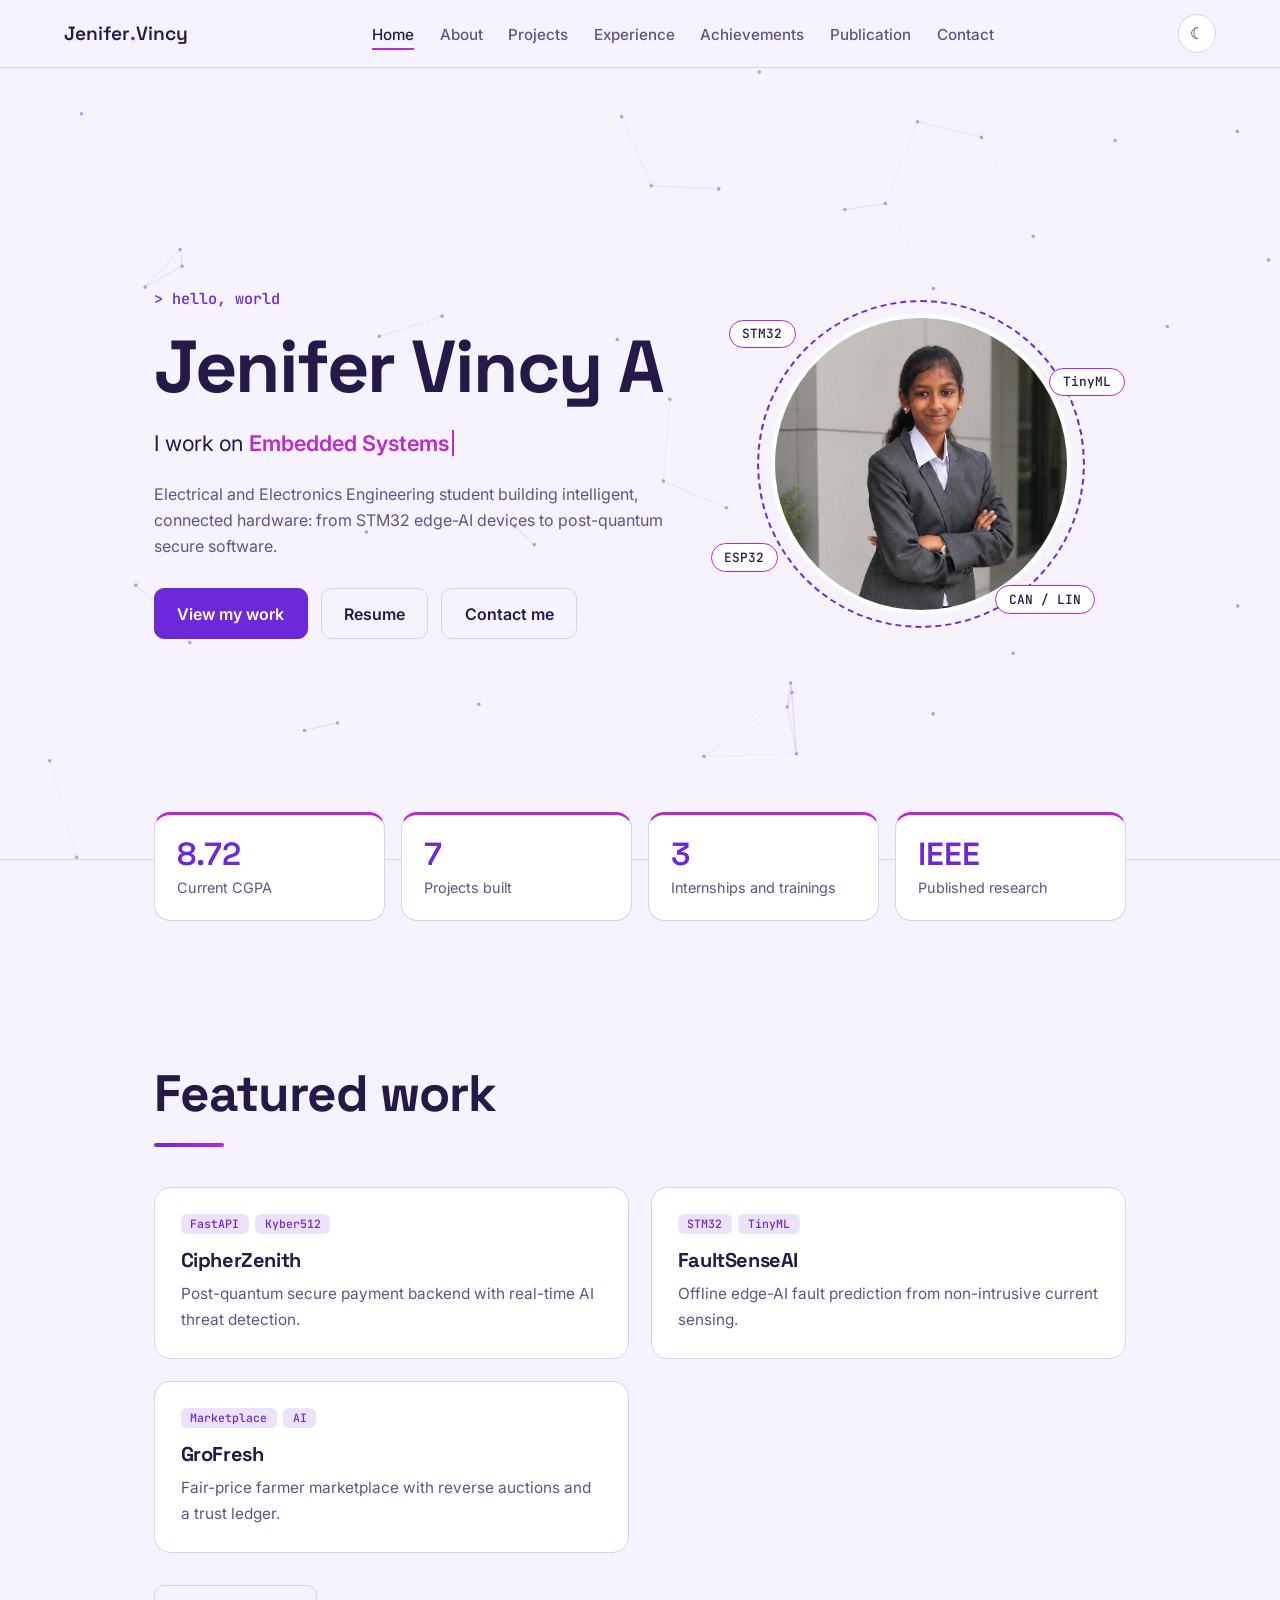
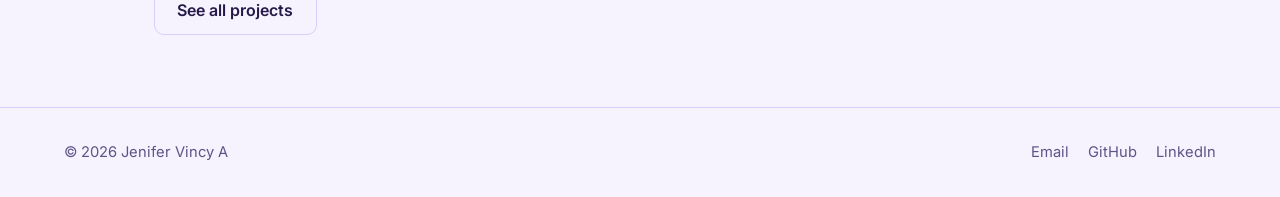
<file: index.html>
<!DOCTYPE html>
<html lang="en"><head><meta charset="UTF-8"><meta name="viewport" content="width=device-width, initial-scale=1.0">
<title>Home | Jenifer Vincy A</title>
<meta name="description" content="Portfolio of Jenifer Vincy A, Embedded Systems and IoT Engineer.">
<link href="https://fonts.googleapis.com/css2?family=Inter:wght@400;500;600&family=Space+Grotesk:wght@500;600;700&family=JetBrains+Mono:wght@500&display=swap" rel="stylesheet">
<link rel="stylesheet" href="css/site.css"></head>
<body data-page="index"><main>
<section class="hero"><canvas id="net"></canvas><div class="wrap">
<div><p class="hello">&gt; hello, world</p><h1>Jenifer Vincy A</h1>
<p class="role">I work on <span id="typed"></span></p>
<p class="lead">Electrical and Electronics Engineering student building intelligent, connected hardware: from STM32 edge-AI devices to post-quantum secure software.</p>
<div class="cta"><a class="btn" href="projects.html">View my work</a><a class="btn ghost" href="https://drive.google.com/drive/folders/1KKAG1Rc6lgLuBXS_N4zpT2oFuyynKj4s" target="_blank">Resume</a><a class="btn ghost" href="contact.html">Contact me</a></div></div>
<div class="portrait"><img src="assets/images/jeni.jpg" alt="Jenifer Vincy A"><span class="chip-f">STM32</span><span class="chip-f">TinyML</span><span class="chip-f">ESP32</span><span class="chip-f">CAN / LIN</span></div></div></section>
<div class="wrap" style="padding-top:0"><div class="stats">
<div class="stat"><b data-count="8.72" data-dec="2">0</b><span>Current CGPA</span></div>
<div class="stat"><b data-count="7">0</b><span>Projects built</span></div>
<div class="stat"><b data-count="3">0</b><span>Internships and trainings</span></div>
<div class="stat"><b>IEEE</b><span>Published research</span></div></div></div>
<div class="wrap"><div class="title"><h1>Featured work</h1></div><div class="grid">
<article class="card"><div class="tags"><span>FastAPI</span><span>Kyber512</span></div><h3>CipherZenith</h3><p>Post-quantum secure payment backend with real-time AI threat detection.</p></article>
<article class="card"><div class="tags"><span>STM32</span><span>TinyML</span></div><h3>FaultSenseAI</h3><p>Offline edge-AI fault prediction from non-intrusive current sensing.</p></article>
<article class="card"><div class="tags"><span>Marketplace</span><span>AI</span></div><h3>GroFresh</h3><p>Fair-price farmer marketplace with reverse auctions and a trust ledger.</p></article></div>
<p style="margin-top:2rem"><a class="btn ghost" href="projects.html">See all projects</a></p></div>
</main><script src="js/site.js"></script></body></html>
</file>
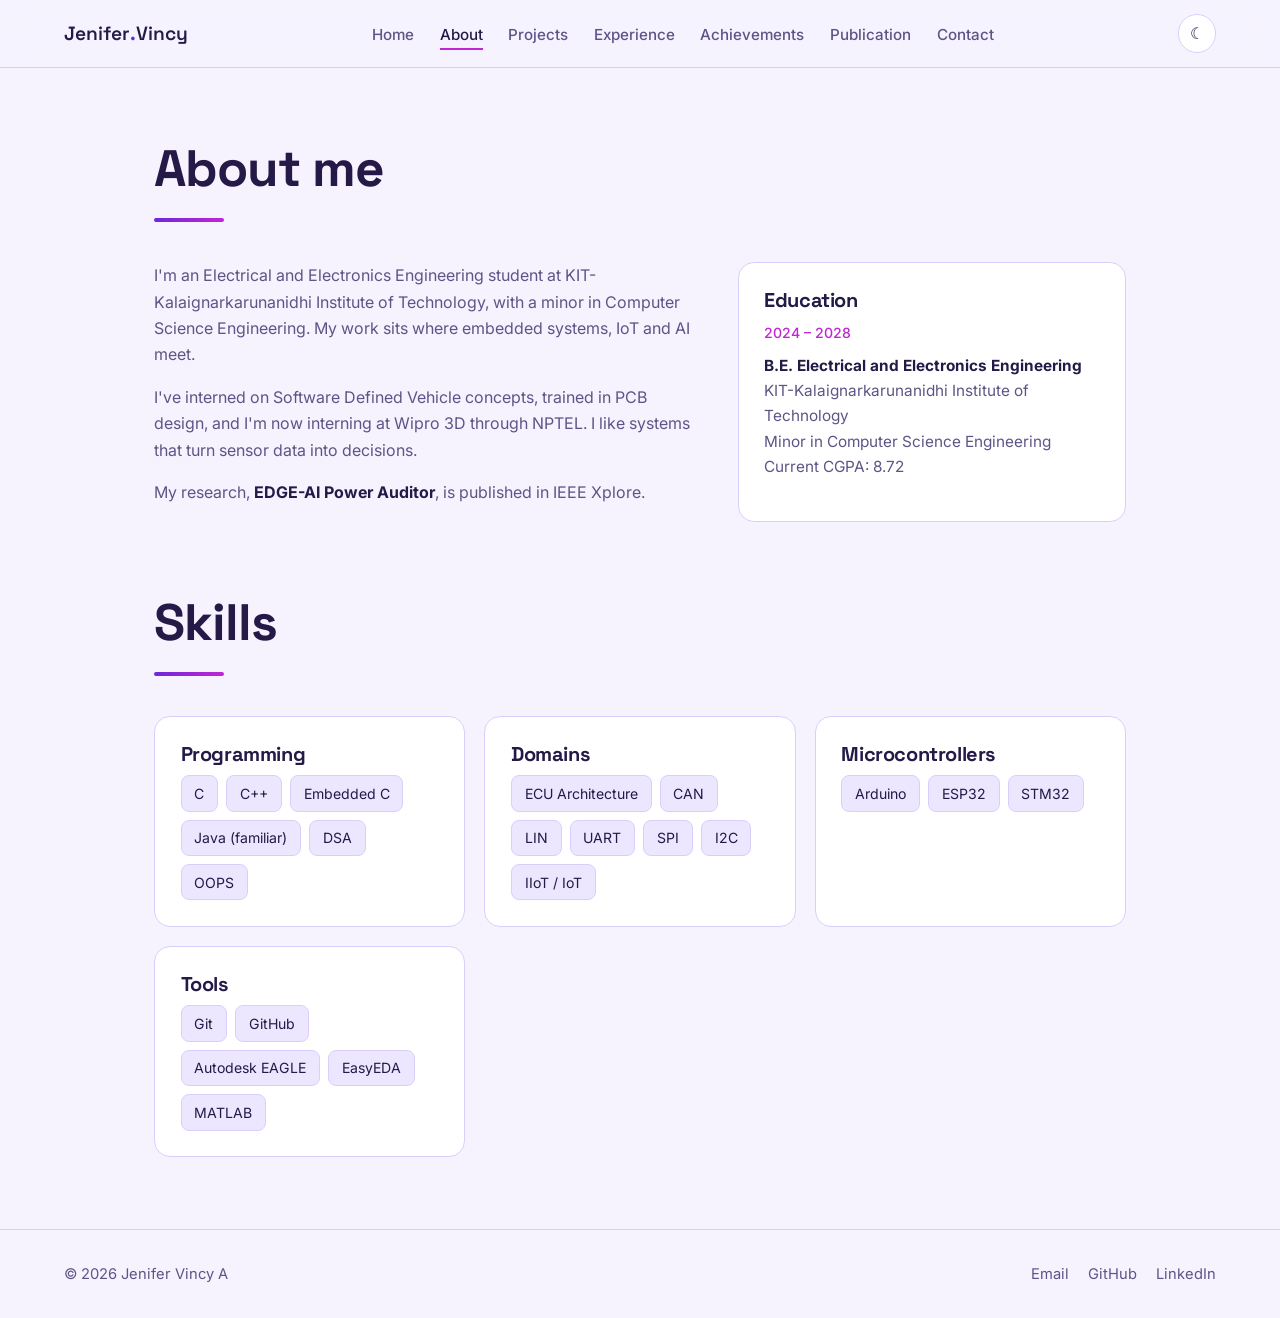
<file: about.html>
<!DOCTYPE html>
<html lang="en"><head><meta charset="UTF-8"><meta name="viewport" content="width=device-width, initial-scale=1.0">
<title>About | Jenifer Vincy A</title>
<meta name="description" content="Portfolio of Jenifer Vincy A, Embedded Systems and IoT Engineer.">
<link href="https://fonts.googleapis.com/css2?family=Inter:wght@400;500;600&family=Space+Grotesk:wght@500;600;700&family=JetBrains+Mono:wght@500&display=swap" rel="stylesheet">
<link rel="stylesheet" href="css/site.css"></head>
<body data-page="about"><main>
<div class="wrap"><div class="title"><h1>About me</h1></div><div class="two"><div>
<p>I'm an Electrical and Electronics Engineering student at KIT-Kalaignarkarunanidhi Institute of Technology, with a minor in Computer Science Engineering. My work sits where embedded systems, IoT and AI meet.</p>
<p>I've interned on Software Defined Vehicle concepts, trained in PCB design, and I'm now interning at Wipro 3D through NPTEL. I like systems that turn sensor data into decisions.</p>
<p>My research, <strong>EDGE-AI Power Auditor</strong>, is published in IEEE Xplore.</p></div>
<div class="card"><h3>Education</h3><span class="meta">2024 – 2028</span><p><strong>B.E. Electrical and Electronics Engineering</strong><br>KIT-Kalaignarkarunanidhi Institute of Technology<br>Minor in Computer Science Engineering<br>Current CGPA: 8.72</p></div></div></div>
<div class="wrap" style="padding-top:0"><div class="title"><h1>Skills</h1></div><div class="skills">
<div class="card"><h3>Programming</h3><div class="chips"><span>C</span><span>C++</span><span>Embedded C</span><span>Java (familiar)</span><span>DSA</span><span>OOPS</span></div></div>
<div class="card"><h3>Domains</h3><div class="chips"><span>ECU Architecture</span><span>CAN</span><span>LIN</span><span>UART</span><span>SPI</span><span>I2C</span><span>IIoT / IoT</span></div></div>
<div class="card"><h3>Microcontrollers</h3><div class="chips"><span>Arduino</span><span>ESP32</span><span>STM32</span></div></div>
<div class="card"><h3>Tools</h3><div class="chips"><span>Git</span><span>GitHub</span><span>Autodesk EAGLE</span><span>EasyEDA</span><span>MATLAB</span></div></div></div></div>
</main><script src="js/site.js"></script></body></html>
</file>
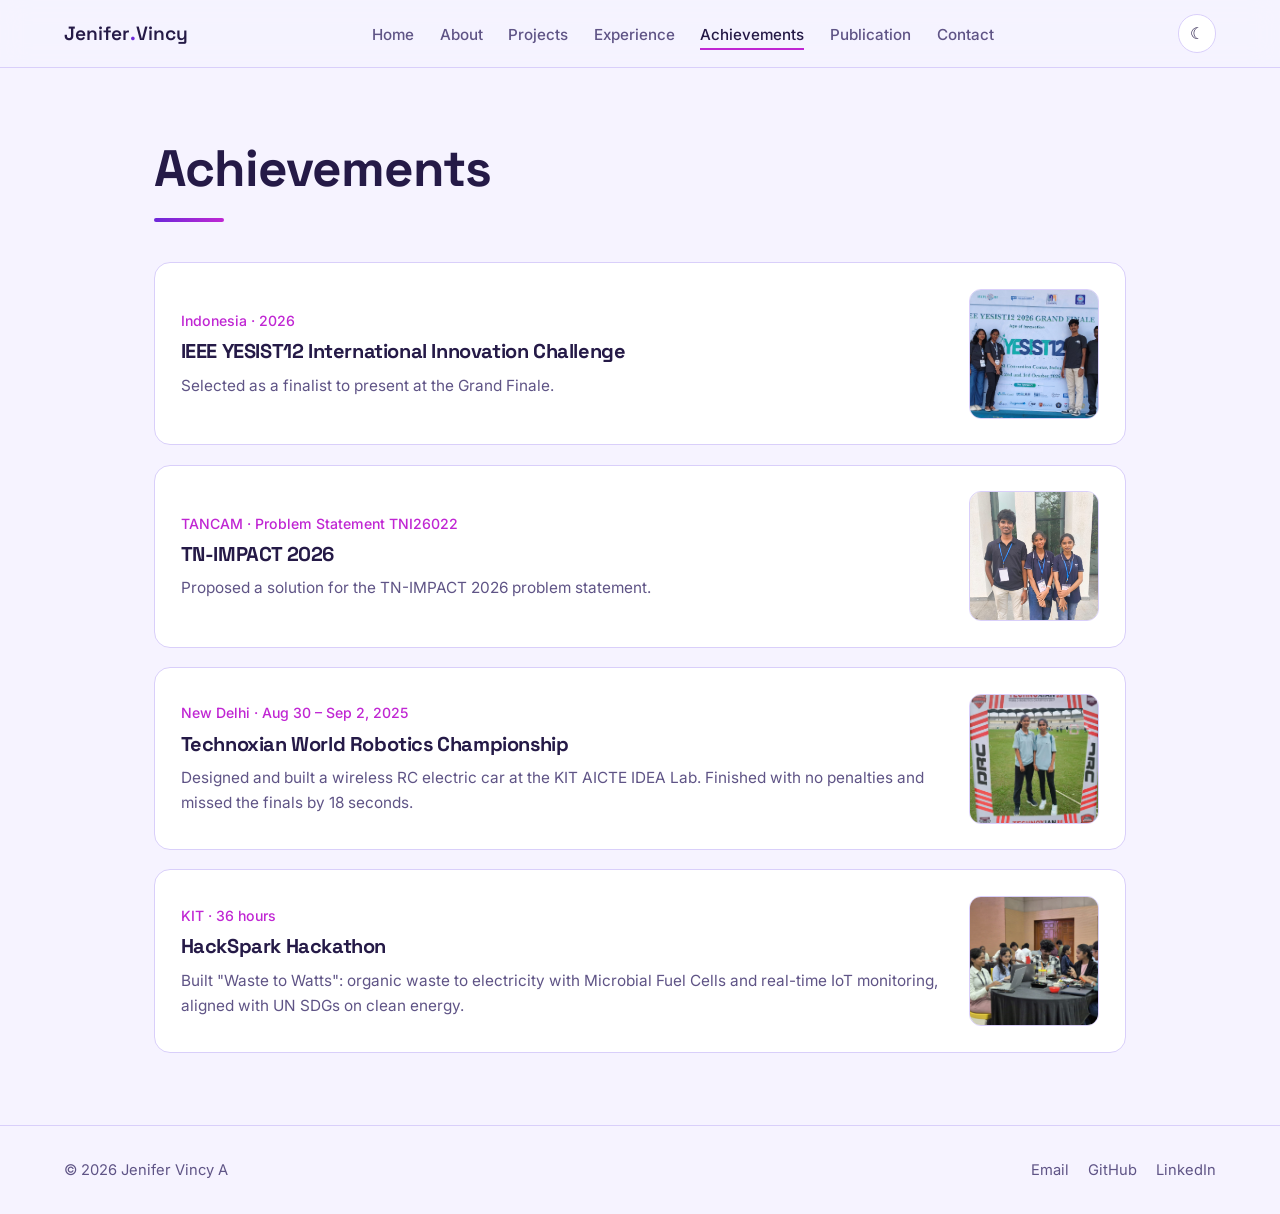
<file: achievements.html>
<!DOCTYPE html>
<html lang="en"><head><meta charset="UTF-8"><meta name="viewport" content="width=device-width, initial-scale=1.0">
<title>Achievements | Jenifer Vincy A</title>
<meta name="description" content="Portfolio of Jenifer Vincy A, Embedded Systems and IoT Engineer.">
<link href="https://fonts.googleapis.com/css2?family=Inter:wght@400;500;600&family=Space+Grotesk:wght@500;600;700&family=JetBrains+Mono:wght@500&display=swap" rel="stylesheet">
<link rel="stylesheet" href="css/site.css"></head>
<body data-page="achievements"><main>
<div class="wrap"><div class="title"><h1>Achievements</h1></div><div class="stack">
<article class="card"><div class="row"><div><span class="meta">Indonesia · 2026</span><h3>IEEE YESIST12 International Innovation Challenge</h3><p>Selected as a finalist to present at the Grand Finale.</p></div><div class="thumb"><img src="assets/images/yesist1.jpeg" alt="IEEE YESIST12" onerror="this.parentElement.remove()"></div></div></article>
<article class="card"><div class="row"><div><span class="meta">TANCAM · Problem Statement TNI26022</span><h3>TN-IMPACT 2026</h3><p>Proposed a solution for the TN-IMPACT 2026 problem statement.</p></div><div class="thumb"><img src="assets/images/tnimpact1.jpeg" alt="TN-IMPACT 2026" onerror="this.parentElement.remove()"></div></div></article>
<article class="card"><div class="row"><div><span class="meta">New Delhi · Aug 30 – Sep 2, 2025</span><h3>Technoxian World Robotics Championship</h3><p>Designed and built a wireless RC electric car at the KIT AICTE IDEA Lab. Finished with no penalties and missed the finals by 18 seconds.</p></div><div class="thumb"><img src="assets/images/delhi1.jpeg" alt="Technoxian team" onerror="this.parentElement.remove()"></div></div></article>
<article class="card"><div class="row"><div><span class="meta">KIT · 36 hours</span><h3>HackSpark Hackathon</h3><p>Built "Waste to Watts": organic waste to electricity with Microbial Fuel Cells and real-time IoT monitoring, aligned with UN SDGs on clean energy.</p></div><div class="thumb"><img src="assets/images/36hrsHackathon1.jpg" alt="HackSpark" onerror="this.parentElement.remove()"></div></div></article>
</div></div>
</main><script src="js/site.js"></script></body></html>
</file>
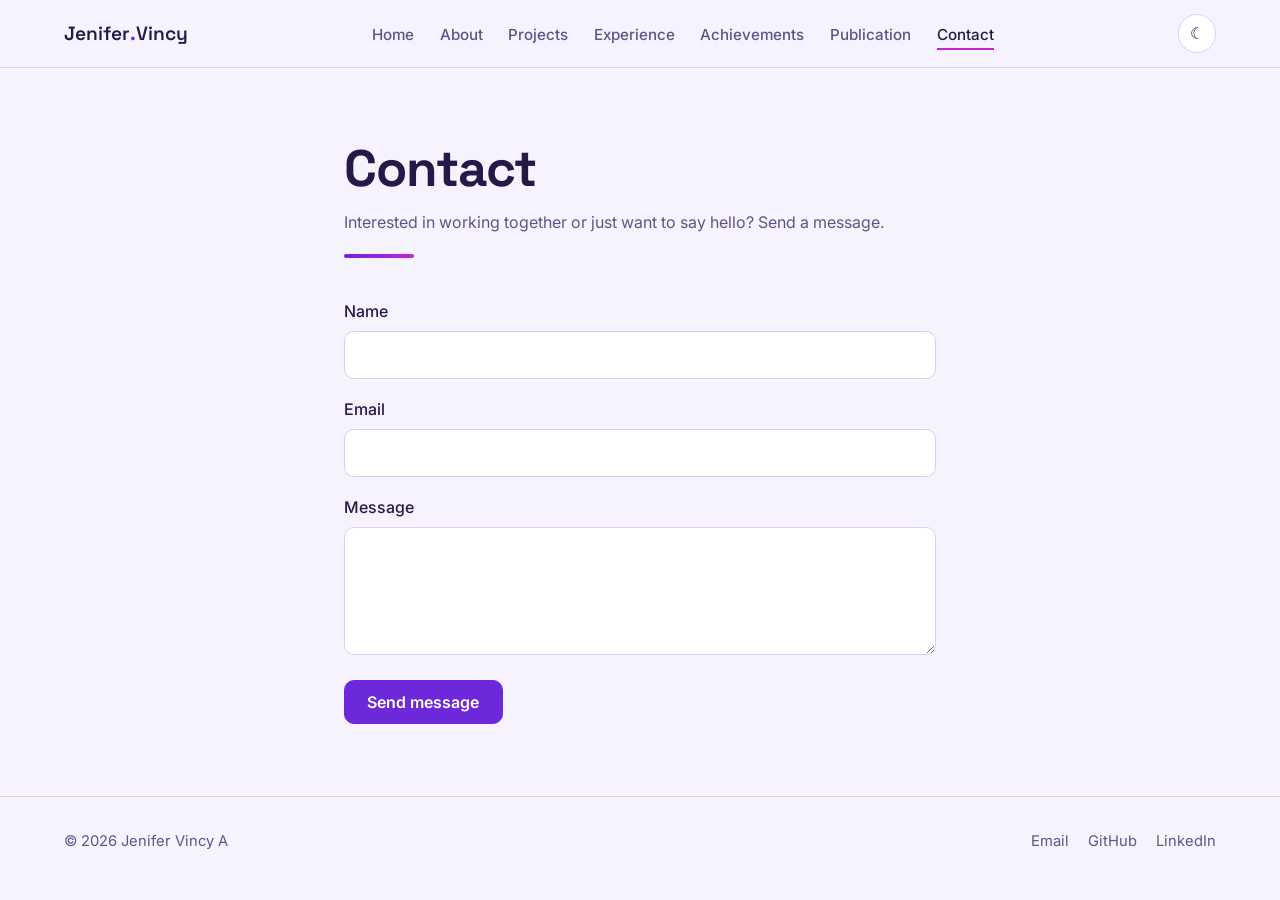
<file: contact.html>
<!DOCTYPE html>
<html lang="en"><head><meta charset="UTF-8"><meta name="viewport" content="width=device-width, initial-scale=1.0">
<title>Contact | Jenifer Vincy A</title>
<meta name="description" content="Portfolio of Jenifer Vincy A, Embedded Systems and IoT Engineer.">
<link href="https://fonts.googleapis.com/css2?family=Inter:wght@400;500;600&family=Space+Grotesk:wght@500;600;700&family=JetBrains+Mono:wght@500&display=swap" rel="stylesheet">
<link rel="stylesheet" href="css/site.css"></head>
<body data-page="contact"><main>
<div class="wrap" style="max-width:720px"><div class="title"><h1>Contact</h1><p>Interested in working together or just want to say hello? Send a message.</p></div>
<form action="https://formspree.io/f/xykrgoey" method="POST">
<div class="f"><label for="name">Name</label><input id="name" name="name" required></div>
<div class="f"><label for="email">Email</label><input type="email" id="email" name="email" required></div>
<div class="f"><label for="message">Message</label><textarea id="message" name="message" rows="5" required></textarea></div>
<button class="btn" type="submit">Send message</button></form></div>
</main><script src="js/site.js"></script></body></html>
</file>
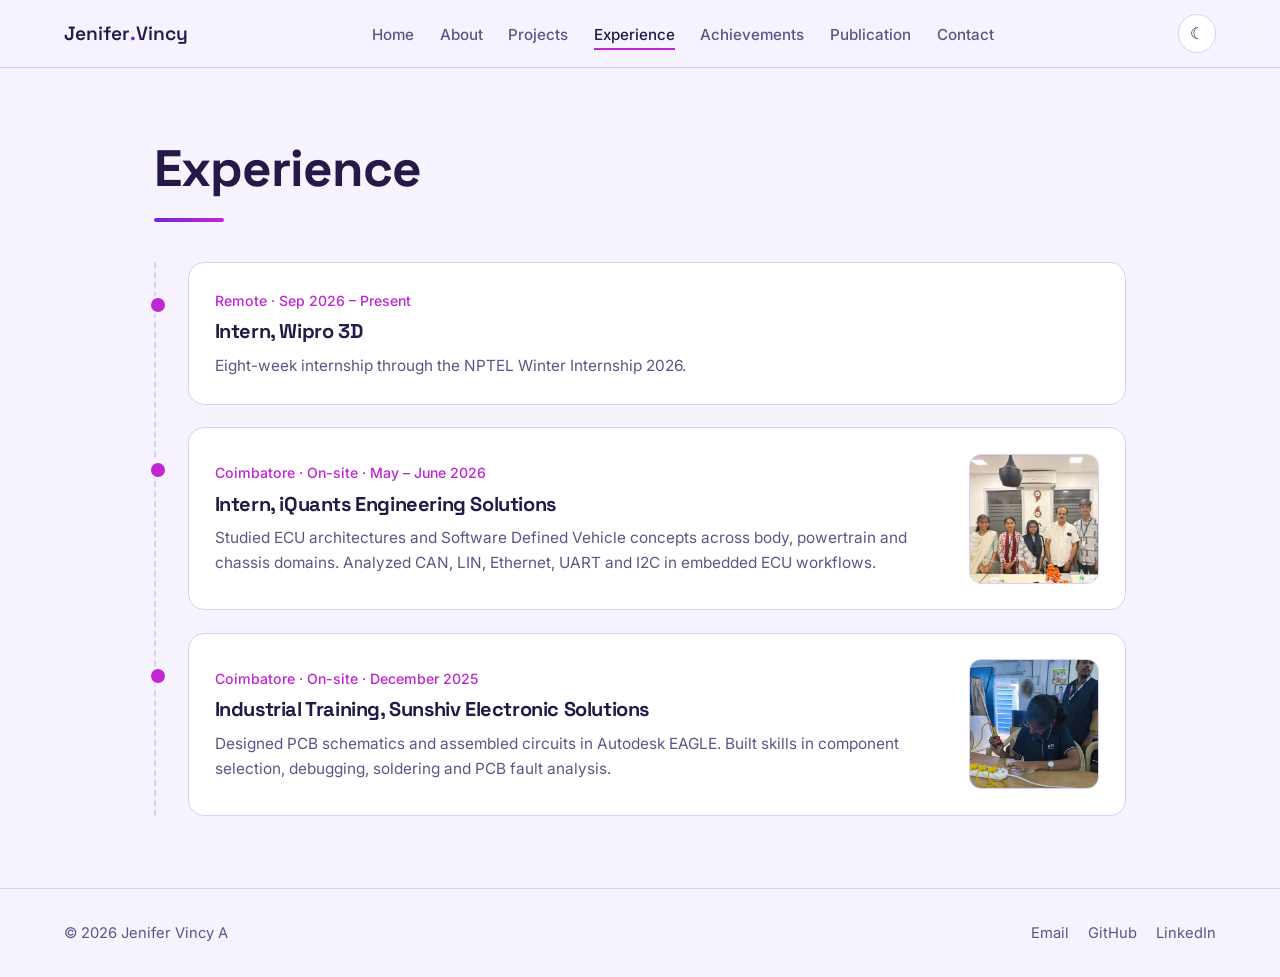
<file: experience.html>
<!DOCTYPE html>
<html lang="en"><head><meta charset="UTF-8"><meta name="viewport" content="width=device-width, initial-scale=1.0">
<title>Experience | Jenifer Vincy A</title>
<meta name="description" content="Portfolio of Jenifer Vincy A, Embedded Systems and IoT Engineer.">
<link href="https://fonts.googleapis.com/css2?family=Inter:wght@400;500;600&family=Space+Grotesk:wght@500;600;700&family=JetBrains+Mono:wght@500&display=swap" rel="stylesheet">
<link rel="stylesheet" href="css/site.css"></head>
<body data-page="experience"><main>
<div class="wrap"><div class="title"><h1>Experience</h1></div><div class="tl">
<article class="card"><span class="meta">Remote · Sep 2026 – Present</span><h3>Intern, Wipro 3D</h3><p>Eight-week internship through the NPTEL Winter Internship 2026.</p></article>
<article class="card"><div class="row"><div><span class="meta">Coimbatore · On-site · May – June 2026</span><h3>Intern, iQuants Engineering Solutions</h3><p>Studied ECU architectures and Software Defined Vehicle concepts across body, powertrain and chassis domains. Analyzed CAN, LIN, Ethernet, UART and I2C in embedded ECU workflows.</p></div><div class="thumb"><img src="assets/images/iQuants1.jpeg" alt="iQuants internship" onerror="this.parentElement.remove()"></div></div></article>
<article class="card"><div class="row"><div><span class="meta">Coimbatore · On-site · December 2025</span><h3>Industrial Training, Sunshiv Electronic Solutions</h3><p>Designed PCB schematics and assembled circuits in Autodesk EAGLE. Built skills in component selection, debugging, soldering and PCB fault analysis.</p></div><div class="thumb"><img src="assets/images/sunshiv1.jpg" alt="PCB assembly at Sunshiv" onerror="this.parentElement.remove()"></div></div></article>
</div></div>
</main><script src="js/site.js"></script></body></html>
</file>
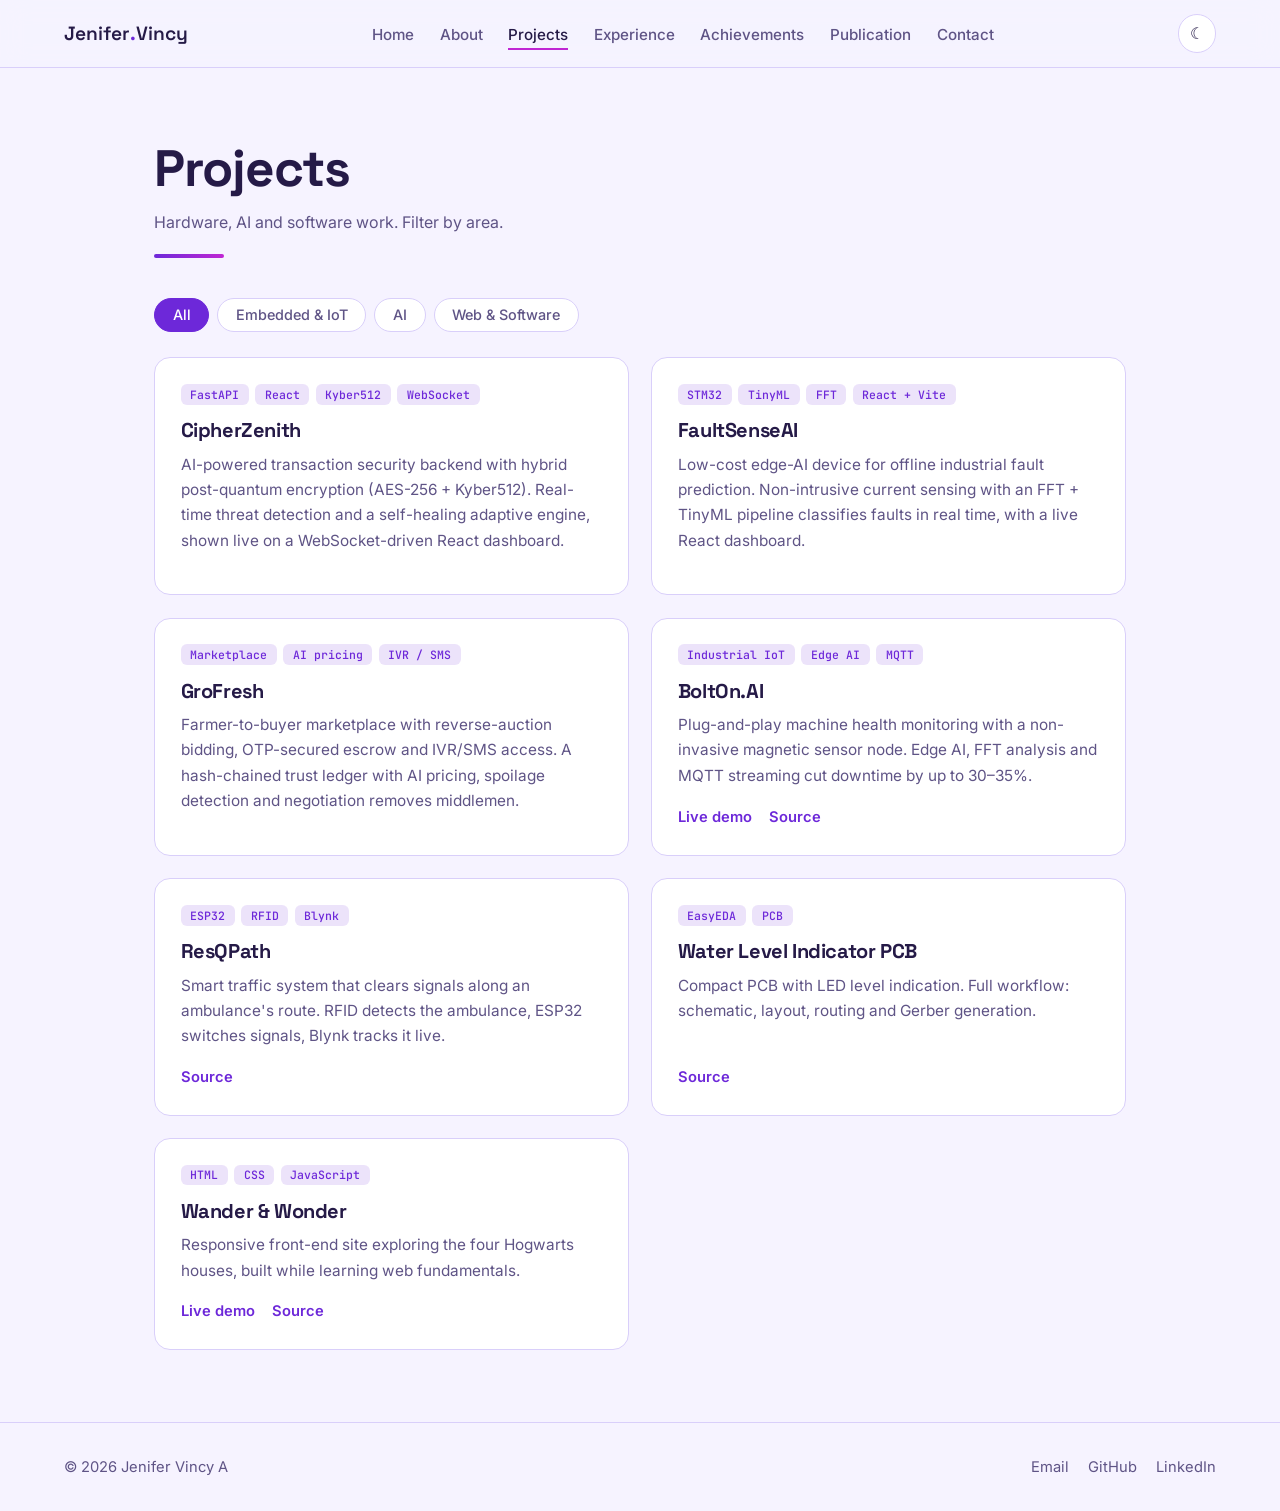
<file: projects.html>
<!DOCTYPE html>
<html lang="en"><head><meta charset="UTF-8"><meta name="viewport" content="width=device-width, initial-scale=1.0">
<title>Projects | Jenifer Vincy A</title>
<meta name="description" content="Portfolio of Jenifer Vincy A, Embedded Systems and IoT Engineer.">
<link href="https://fonts.googleapis.com/css2?family=Inter:wght@400;500;600&family=Space+Grotesk:wght@500;600;700&family=JetBrains+Mono:wght@500&display=swap" rel="stylesheet">
<link rel="stylesheet" href="css/site.css"></head>
<body data-page="projects"><main>
<div class="wrap"><div class="title"><h1>Projects</h1><p>Hardware, AI and software work. Filter by area.</p></div>
<div class="filters"><button class="on" data-f="all">All</button><button data-f="iot">Embedded &amp; IoT</button><button data-f="ai">AI</button><button data-f="web">Web &amp; Software</button></div>
<div class="grid">
<article class="card proj" data-cat="ai web"><div class="tags"><span>FastAPI</span><span>React</span><span>Kyber512</span><span>WebSocket</span></div><h3>CipherZenith</h3><p>AI-powered transaction security backend with hybrid post-quantum encryption (AES-256 + Kyber512). Real-time threat detection and a self-healing adaptive engine, shown live on a WebSocket-driven React dashboard.</p><div class="links"><!-- <a href="REPO_URL" target="_blank">Source</a> --></div></article>
<article class="card proj" data-cat="iot ai web"><div class="tags"><span>STM32</span><span>TinyML</span><span>FFT</span><span>React + Vite</span></div><h3>FaultSenseAI</h3><p>Low-cost edge-AI device for offline industrial fault prediction. Non-intrusive current sensing with an FFT + TinyML pipeline classifies faults in real time, with a live React dashboard.</p><div class="links"></div></article>
<article class="card proj" data-cat="ai web"><div class="tags"><span>Marketplace</span><span>AI pricing</span><span>IVR / SMS</span></div><h3>GroFresh</h3><p>Farmer-to-buyer marketplace with reverse-auction bidding, OTP-secured escrow and IVR/SMS access. A hash-chained trust ledger with AI pricing, spoilage detection and negotiation removes middlemen.</p><div class="links"></div></article>
<article class="card proj" data-cat="iot ai"><div class="tags"><span>Industrial IoT</span><span>Edge AI</span><span>MQTT</span></div><h3>BoltOn.AI</h3><p>Plug-and-play machine health monitoring with a non-invasive magnetic sensor node. Edge AI, FFT analysis and MQTT streaming cut downtime by up to 30–35%.</p><div class="links"><a href="https://jenifervincya.github.io/bolton.ai/" target="_blank" rel="noopener noreferrer">Live demo</a><a href="https://github.com/jenifervincya/bolton.ai" target="_blank" rel="noopener noreferrer">Source</a></div></article>
<article class="card proj" data-cat="iot"><div class="tags"><span>ESP32</span><span>RFID</span><span>Blynk</span></div><h3>ResQPath</h3><p>Smart traffic system that clears signals along an ambulance's route. RFID detects the ambulance, ESP32 switches signals, Blynk tracks it live.</p><div class="links"><a href="https://github.com/jenifervincya/ResQPath" target="_blank" rel="noopener noreferrer">Source</a></div></article>
<article class="card proj" data-cat="iot"><div class="tags"><span>EasyEDA</span><span>PCB</span></div><h3>Water Level Indicator PCB</h3><p>Compact PCB with LED level indication. Full workflow: schematic, layout, routing and Gerber generation.</p><div class="links"><a href="https://github.com/jenifervincya/Water-Level-Indicator-PCB" target="_blank" rel="noopener noreferrer">Source</a></div></article>
<article class="card proj" data-cat="web"><div class="tags"><span>HTML</span><span>CSS</span><span>JavaScript</span></div><h3>Wander &amp; Wonder</h3><p>Responsive front-end site exploring the four Hogwarts houses, built while learning web fundamentals.</p><div class="links"><a href="https://jenifervincya.github.io/wander-and-wonder/" target="_blank" rel="noopener noreferrer">Live demo</a><a href="https://github.com/jenifervincya/wander-and-wonder" target="_blank" rel="noopener noreferrer">Source</a></div></article>
</div></div>
</main><script src="js/site.js"></script></body></html>
</file>
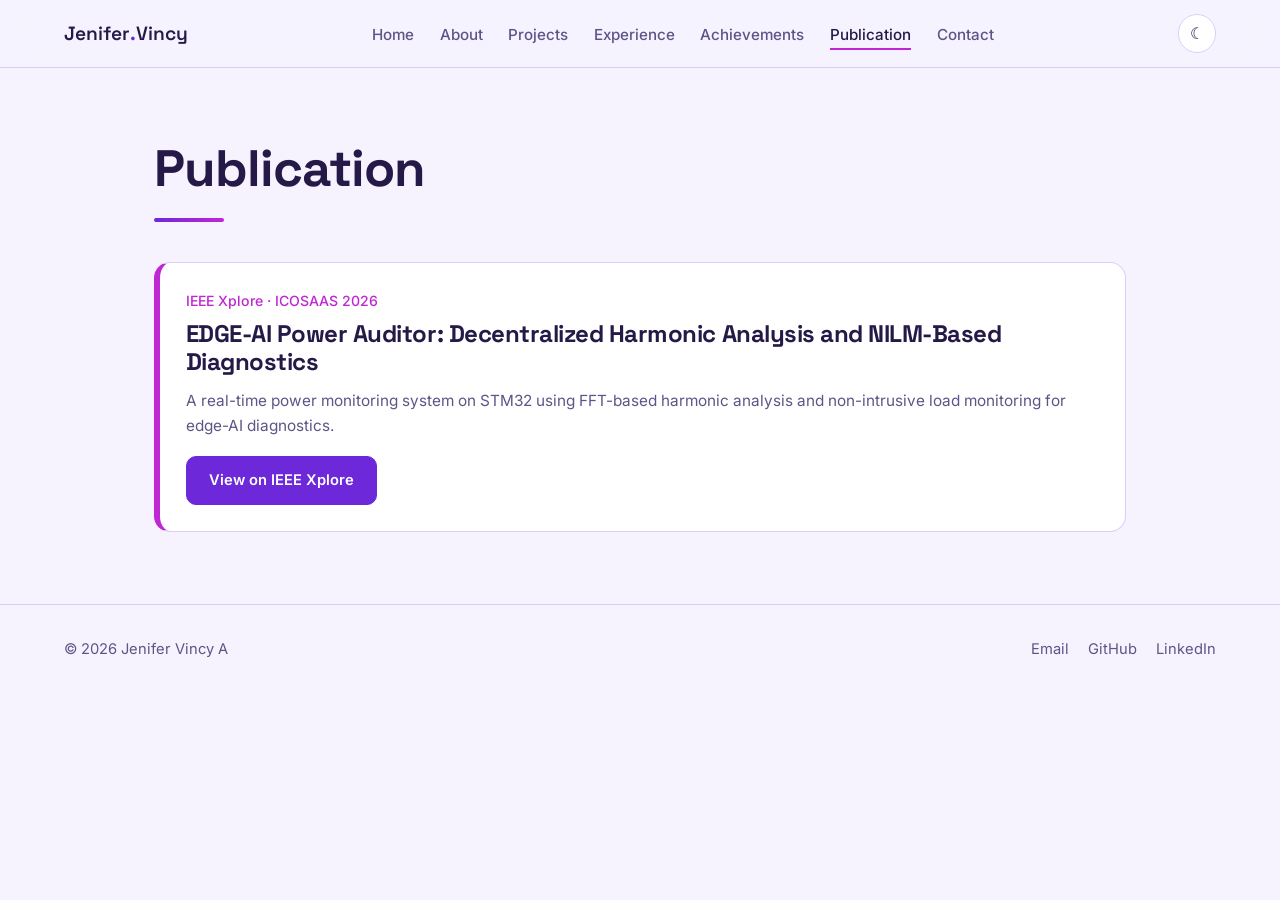
<file: publication.html>
<!DOCTYPE html>
<html lang="en"><head><meta charset="UTF-8"><meta name="viewport" content="width=device-width, initial-scale=1.0">
<title>Publication | Jenifer Vincy A</title>
<meta name="description" content="Portfolio of Jenifer Vincy A, Embedded Systems and IoT Engineer.">
<link href="https://fonts.googleapis.com/css2?family=Inter:wght@400;500;600&family=Space+Grotesk:wght@500;600;700&family=JetBrains+Mono:wght@500&display=swap" rel="stylesheet">
<link rel="stylesheet" href="css/site.css"></head>
<body data-page="publication"><main>
<div class="wrap"><div class="title"><h1>Publication</h1></div>
<article class="card pub"><span class="meta">IEEE Xplore · ICOSAAS 2026</span><h3>EDGE-AI Power Auditor: Decentralized Harmonic Analysis and NILM-Based Diagnostics</h3>
<p style="margin-top:.8rem">A real-time power monitoring system on STM32 using FFT-based harmonic analysis and non-intrusive load monitoring for edge-AI diagnostics.</p>
<div class="links"><a class="btn" id="pub-link" href="https://ieeexplore.ieee.org/document/11649102" target="_blank" rel="noopener noreferrer" style="color:var(--on)">View on IEEE Xplore</a></div></article></div>
</main><script src="js/site.js"></script></body></html>
</file>
<file: css/site.css>
:root{--bg:#120e1f;--bg2:#191330;--card:#1e1838;--line:#352b5c;--text:#efeaff;--muted:#a79fc9;--g:#c4b5fd;--cu:#f0abfc;--on:#1a1033;--r:16px;--hf:'Space Grotesk',sans-serif;--bf:'Inter',sans-serif}
[data-theme=light]{--bg:#f6f3ff;--bg2:#ece6ff;--card:#ffffff;--line:#d9cffa;--text:#251a47;--muted:#5f5486;--g:#6d28d9;--cu:#c026d3;--on:#ffffff}
*{margin:0;padding:0;box-sizing:border-box}html{scroll-behavior:smooth}
body{font-family:var(--bf);background:var(--bg);color:var(--text);line-height:1.65;overflow-x:hidden}
img{max-width:100%;display:block}a{color:inherit}ul{list-style:none}
h1,h2,h3{font-family:var(--hf);line-height:1.15;letter-spacing:-.02em}
:focus-visible{outline:3px solid var(--cu);outline-offset:3px}
#progress{position:fixed;top:0;left:0;height:3px;width:0;background:linear-gradient(90deg,var(--g),var(--cu));z-index:400}
header{position:sticky;top:0;z-index:300;display:flex;align-items:center;justify-content:space-between;gap:1rem;padding:.9rem 5vw;background:color-mix(in srgb,var(--bg) 80%,transparent);backdrop-filter:blur(14px);border-bottom:1px solid var(--line)}
.logo{font:600 1.2rem var(--hf);text-decoration:none}.logo b{color:var(--g)}
nav ul{display:flex;gap:1.6rem}nav a{text-decoration:none;color:var(--muted);font-weight:500;font-size:.95rem;padding:.3rem 0;border-bottom:2px solid transparent;transition:.2s}
nav a:hover,nav a.on{color:var(--text);border-bottom-color:var(--cu)}
.hbtns{display:flex;gap:.6rem;align-items:center}
.ic{width:2.4rem;height:2.4rem;border-radius:50%;border:1px solid var(--line);background:var(--card);color:var(--text);cursor:pointer;font-size:1rem}
.ic:hover{border-color:var(--cu)}#menu{display:none}
.btn{display:inline-block;padding:.7rem 1.4rem;border-radius:10px;background:var(--g);color:var(--on);font-weight:600;text-decoration:none;border:1.5px solid var(--g);transition:.2s;cursor:pointer;font-size:1rem;font-family:var(--bf)}
.btn:hover{transform:translateY(-2px);box-shadow:0 8px 24px color-mix(in srgb,var(--g) 40%,transparent)}
.btn.ghost{background:transparent;color:var(--text);border-color:var(--line)}.btn.ghost:hover{border-color:var(--cu);box-shadow:none}
.wrap{max-width:1100px;margin:0 auto;padding:4.5rem 5vw}
.title{margin-bottom:2.5rem}.title h1{font-size:clamp(2rem,4.5vw,3.2rem)}.title p{color:var(--muted);margin-top:.6rem;max-width:60ch}
.title::after{content:"";display:block;width:70px;height:4px;margin-top:1.2rem;border-radius:2px;background:linear-gradient(90deg,var(--g),var(--cu))}
/* hero */
.hero{position:relative;overflow:hidden;min-height:88vh;display:flex;align-items:center;border-bottom:1px solid var(--line)}
#net{position:absolute;inset:0;width:100%;height:100%;opacity:.55}
.hero .wrap{position:relative;display:grid;grid-template-columns:1.25fr 1fr;gap:3rem;align-items:center;width:100%}
.hello{font:500 .95rem 'JetBrains Mono',monospace;color:var(--g);margin-bottom:1rem}
.hero h1{font-size:clamp(2.6rem,6vw,4.6rem);margin-bottom:1rem}
.role{font-size:1.35rem;min-height:2.2rem;margin-bottom:1.2rem}.role span{color:var(--cu);font-weight:600;border-right:2px solid var(--cu);padding-right:3px;animation:bl 1s step-end infinite}
@keyframes bl{50%{border-color:transparent}}
.lead{color:var(--muted);max-width:52ch;margin-bottom:1.8rem}
.cta{display:flex;flex-wrap:wrap;gap:.8rem}
.portrait{position:relative;width:min(300px,70vw);aspect-ratio:1;margin:auto}
.portrait img{width:100%;height:100%;object-fit:cover;border-radius:50%;border:4px solid var(--card)}
.portrait::before{content:"";position:absolute;inset:-14px;border-radius:50%;border:2px dashed var(--g);animation:spin 28s linear infinite}
@keyframes spin{to{transform:rotate(360deg)}}
.chip-f{position:absolute;padding:.3rem .8rem;border-radius:999px;background:var(--card);border:1px solid var(--cu);font:500 .8rem 'JetBrains Mono',monospace;animation:fl 5s ease-in-out infinite}
.chip-f:nth-of-type(1){top:2%;left:-14%}.chip-f:nth-of-type(2){top:18%;right:-18%;animation-delay:-1s}.chip-f:nth-of-type(3){bottom:14%;left:-20%;animation-delay:-2s}.chip-f:nth-of-type(4){bottom:0;right:-8%;animation-delay:-3s}
@keyframes fl{50%{transform:translateY(-10px)}}
.stats{display:grid;grid-template-columns:repeat(4,1fr);gap:1rem;margin-top:-3rem;position:relative}
.stat{background:var(--card);border:1px solid var(--line);border-radius:var(--r);padding:1.2rem 1.4rem;border-top:3px solid var(--cu)}
.stat b{display:block;font:600 2rem var(--hf);color:var(--g)}.stat span{color:var(--muted);font-size:.9rem}
/* cards */
.grid{display:grid;grid-template-columns:repeat(auto-fill,minmax(310px,1fr));gap:1.4rem}
.card{position:relative;overflow:hidden;background:var(--card);border:1px solid var(--line);border-radius:var(--r);padding:1.6rem;transition:border-color .25s,transform .25s}
.card::after{content:"";position:absolute;inset:0;pointer-events:none;opacity:0;transition:.3s;background:radial-gradient(300px circle at var(--mx,50%) var(--my,50%),color-mix(in srgb,var(--g) 16%,transparent),transparent 70%)}
.card:hover{border-color:var(--g);transform:translateY(-4px)}.card:hover::after{opacity:1}
.card h3{font-size:1.25rem;margin-bottom:.6rem}.card p{color:var(--muted);font-size:.96rem}
.tags{display:flex;flex-wrap:wrap;gap:.4rem;margin-bottom:.9rem}.tags span{font:500 .72rem 'JetBrains Mono',monospace;padding:.18rem .6rem;border-radius:6px;background:color-mix(in srgb,var(--g) 13%,transparent);color:var(--g)}
.links{display:flex;gap:1.1rem;margin-top:1.1rem;position:relative;z-index:1}.links a{color:var(--g);font-weight:600;text-decoration:none;font-size:.92rem}.links a:hover{color:var(--cu)}
.proj{display:flex;flex-direction:column}.proj .links{margin-top:auto;padding-top:1rem}
.filters{display:flex;flex-wrap:wrap;gap:.5rem;margin-bottom:1.6rem}
.filters button{padding:.45rem 1.1rem;border-radius:999px;border:1px solid var(--line);background:var(--card);color:var(--muted);cursor:pointer;font:500 .9rem var(--bf)}
.filters button.on,.filters button:hover{background:var(--g);border-color:var(--g);color:var(--on)}.proj.hide{display:none}
.skills{display:grid;grid-template-columns:repeat(auto-fit,minmax(240px,1fr));gap:1.2rem}
.chips{display:flex;flex-wrap:wrap;gap:.5rem}.chips span{padding:.35rem .8rem;border-radius:8px;border:1px solid var(--line);background:var(--bg2);font-size:.88rem}
.two{display:grid;grid-template-columns:1.4fr 1fr;gap:2.5rem}.two p{color:var(--muted);margin-bottom:1rem}.two strong{color:var(--text)}
/* rows with small thumbnail */
.row{display:flex;gap:1.4rem;align-items:center}.row>div:first-child{flex:1}
.thumb{flex:0 0 130px;width:130px}.thumb img{width:130px;aspect-ratio:1;object-fit:cover;border-radius:12px;border:1px solid var(--line)}
.meta{display:block;color:var(--cu);font-size:.88rem;font-weight:500;margin-bottom:.5rem}
.stack{display:grid;gap:1.2rem}
.tl{position:relative;padding-left:2rem;border-left:2px dashed var(--line);display:grid;gap:1.4rem}
.tl .card::before{content:"";position:absolute;left:-2.55rem;top:2rem;width:14px;height:14px;border-radius:50%;background:var(--cu);border:3px solid var(--bg);z-index:2}
.tl .card{overflow:visible}.tl .card::after{border-radius:var(--r)}
.pub{border-left:6px solid var(--cu)}.pub h3{font-size:1.5rem}
form .f{margin-bottom:1.1rem}label{display:block;font-weight:500;margin-bottom:.4rem}
input,textarea{width:100%;padding:.8rem 1rem;border-radius:10px;border:1px solid var(--line);background:var(--card);color:var(--text);font:1rem var(--bf)}
input:focus,textarea:focus{outline:none;border-color:var(--g)}
.band{background:var(--bg2);border-top:1px solid var(--line);text-align:center}.band h2{font-size:2rem;margin-bottom:1rem}
footer{border-top:1px solid var(--line);padding:2rem 5vw;display:flex;flex-wrap:wrap;gap:1rem;justify-content:space-between;color:var(--muted);font-size:.92rem}
footer a{text-decoration:none}footer a:hover{color:var(--g)}footer div{display:flex;gap:1.2rem}
.rv{opacity:0;transform:translateY(22px);transition:opacity .6s,transform .6s}.rv.in{opacity:1;transform:none}
@media(max-width:860px){.hero .wrap,.two{grid-template-columns:1fr}.stats{grid-template-columns:1fr 1fr;margin-top:1.5rem}
#menu{display:inline-block}nav{position:absolute;top:100%;left:0;right:0;background:var(--bg);border-bottom:1px solid var(--line);display:none;padding:1rem 5vw}
nav.open{display:block}nav ul{flex-direction:column;gap:.9rem}.portrait{margin-top:1rem}.chip-f{display:none}
.row{flex-direction:column-reverse;align-items:flex-start}.thumb{flex:none}.wrap{padding:3rem 5vw}.hero{min-height:auto}}
@media(prefers-reduced-motion:reduce){*{animation:none!important;transition:none!important}.rv{opacity:1;transform:none}}
.gal{display:flex;flex-wrap:wrap;gap:.6rem;margin-top:1rem;position:relative;z-index:1}
.gal img{width:96px;height:96px;object-fit:cover;border-radius:10px;border:1px solid var(--line);transition:.2s}
.gal a:hover img{border-color:var(--cu);transform:scale(1.06)}
</file>
